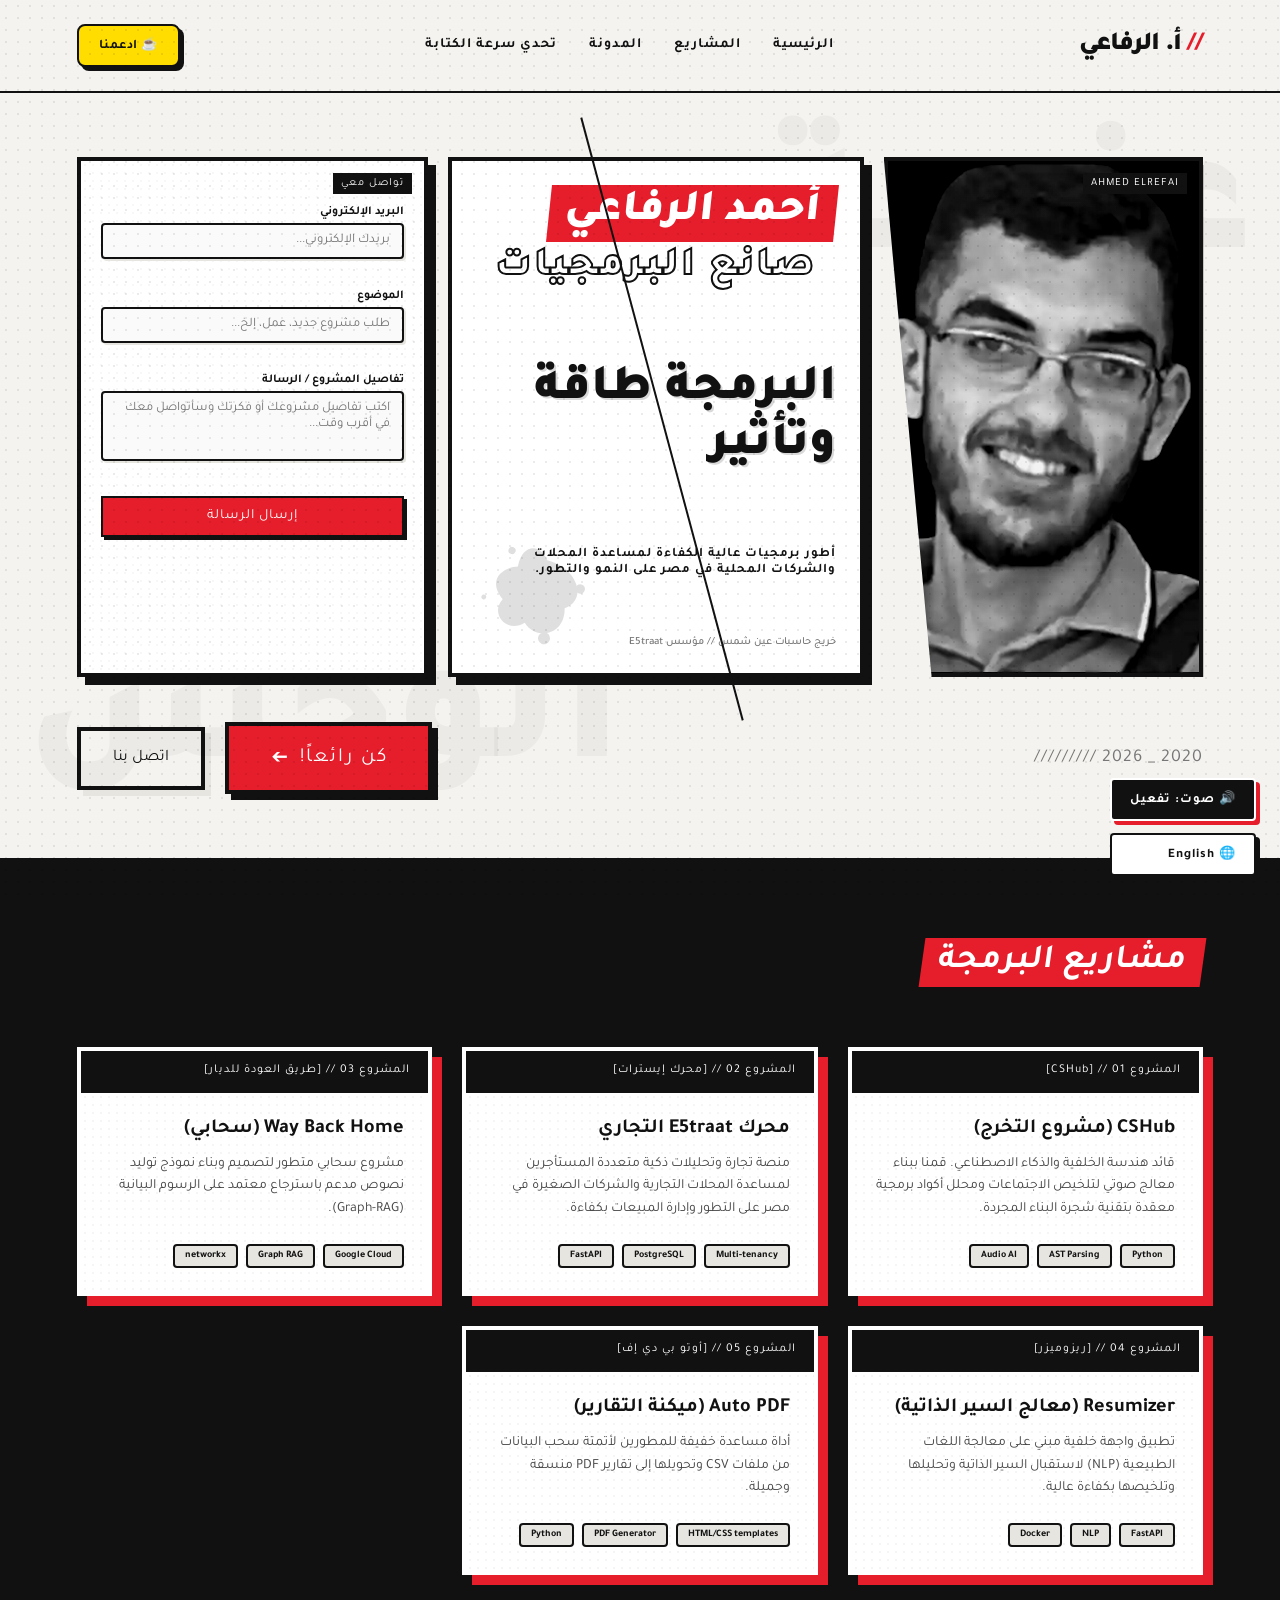
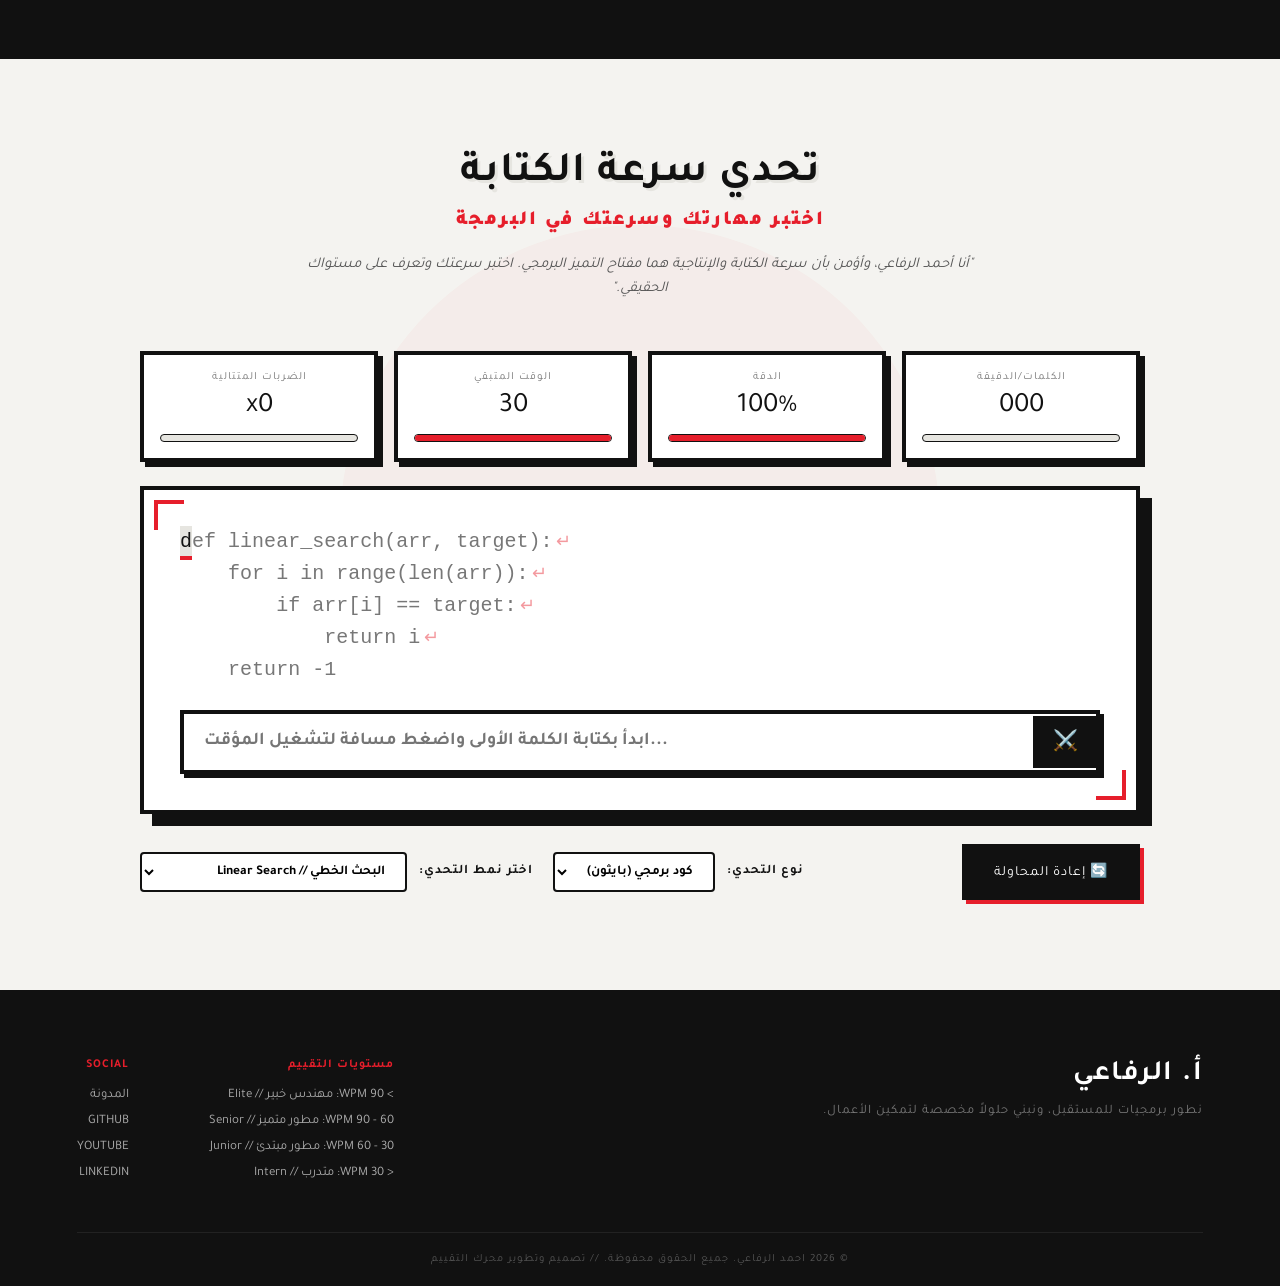
<file: public/index.html>
<!DOCTYPE html>
<html lang="ar" dir="rtl">

<head>
    <meta charset="UTF-8">
    <meta name="viewport" content="width=device-width, initial-scale=1.0">
    <title>أحمد الرفاعي | مطور برمجيات ومهندس ذكاء اصطناعي</title>
    <link rel="icon" type="image/x-icon" href="/favicon.ico">
    <meta name="description"
        content="الموقع الشخصي لأحمد الرفاعي، مطور برمجيات ومهندس ذكاء اصطناعي. اكتشف المشاريع والمقالات التقنية وخبرته في بناء البرمجيات عالية الكفاءة.">
    <link rel="canonical" href="https://ibnalrefai.club/">
    <meta property="og:type" content="website">
    <meta property="og:title" content="أحمد الرفاعي | مطور برمجيات ومهندس ذكاء اصطناعي">
    <meta property="og:description"
        content="اكتشف مشاريع ومقالات أحمد الرفاعي في تطوير البرمجيات والذكاء الاصطناعي.">
    <meta property="og:url" content="https://ibnalrefai.club/">
    <meta property="og:image" content="https://ibnalrefai.club/refai_stats_card.webp">
    <meta name="twitter:card" content="summary_large_image">
    <meta name="robots" content="index, follow">
    <!-- Google Fonts: Space Grotesk, Tajawal (for beautiful Arabic/English typography) -->
    <link rel="preconnect" href="https://fonts.googleapis.com">
    <link rel="preconnect" href="https://fonts.gstatic.com" crossorigin>
    <link
        href="https://fonts.googleapis.com/css2?family=Space+Grotesk:wght@400;500;700&family=Tajawal:wght@400;500;700;900&family=Permanent+Marker&display=swap"
        rel="stylesheet">
    <link rel="stylesheet" href="style.css">
    <script async src="https://www.googletagmanager.com/gtag/js?id=G-C2064CHH2E"></script>
    <script>
        window.dataLayer = window.dataLayer || [];
        function gtag() { dataLayer.push(arguments); }
        gtag('js', new Date());

        gtag('config', 'G-C2064CHH2E');
    </script>
</head>

<body>

    <!-- Sword Slash Canvas for screen-slice effects -->
    <canvas id="slash-canvas"></canvas>

    <!-- Custom Cursor -->
    <div id="custom-cursor"></div>
    <div id="cursor-trail"></div>

    <!-- Manga Overlay Halftone Pattern -->
    <div class="halftone-overlay"></div>

    <!-- Background Speed Lines (activated during combos) -->
    <div id="speed-lines"></div>

    <!-- Interactive Audio & Language Toggle Container -->
    <div class="floating-controls">
        <button id="sound-toggle" class="sound-toggle" aria-label="Toggle Sound Effects">
            <span class="icon">🔊</span> صوت: تفعيل
        </button>
        <button id="lang-toggle" class="lang-toggle" aria-label="Toggle Language">
            🌐 English
        </button>
    </div>

    <!-- Main Navigation -->
    <header class="manga-header">
        <div class="header-logo">
            <span class="logo-slash">//</span> أ. الرفاعي
        </div>
        <nav class="nav-links">
            <a href="#hero" class="nav-link" data-key="nav-home">الرئيسية</a>
            <a href="#projects" class="nav-link" data-key="nav-manga">المشاريع</a>
            <a href="/blog" class="nav-link" data-key="nav-blog">المدونة</a>
            <a href="#typing-arena" class="nav-link" data-key="nav-arena">تحدي سرعة الكتابة</a>
        </nav>
        <div class="header-actions" id="header-auth-actions">
            <a href="https://buymeacoffee.com/ahmedelrefai" target="_blank" rel="noopener noreferrer" class="btn-coffee"
                data-key="btn-coffee">☕ ادعمنا</a>
        </div>
    </header>

    <!-- Hero Section -->
    <main id="hero" class="hero-section">
        <!-- Floating Arabic brush texts in background -->
        <div class="bg-brush-text top-left" data-key="bg-brush-1">عزيمة</div>
        <div class="bg-brush-text bottom-right" data-key="bg-brush-2">الوحش</div>

        <!-- Main Manga Panel Layout -->
        <div class="manga-grid">

            <!-- Panel 1: The Portrait (Left Panel) -->
            <div class="manga-panel panel-portrait" id="panel-me">
                <div class="panel-inner">
                    <img src="./me.webp" alt="Ahmed Elrefai Portrait" class="manga-image portrait-img">
                    <div class="panel-label">AHMED ELREFAI</div>
                    <!-- Decorative Manga Speed lines in panel -->
                    <div class="panel-speed-lines"></div>
                </div>
            </div>

            <!-- Panel 2: The Core Concept (Center Panel) -->
            <div class="manga-panel panel-hero-text" id="panel-concept">
                <div class="panel-inner">
                    <div class="design-label">
                        <span class="red-box" data-key="hero-name-label">أحمد الرفاعي</span>
                        <span class="black-outline" data-key="hero-role-label">صانع البرمجيات</span>
                    </div>

                    <h1 class="hero-main-title" data-key="hero-main-title">البرمجة طاقة وتأثير</h1>
                    <p class="sub-agency-text" data-key="hero-philosophy">أطور برمجيات عالية الكفاءة لمساعدة المحلات
                        والشركات المحلية في مصر على النمو والتطور.</p>
                    <p class="tagline-text" data-key="hero-status">خريج حاسبات عين شمس // مؤسس E5traat</p>

                    <!-- Decorative ink splatters (inline SVG for crispness) -->
                    <div class="ink-splatter splatter-center">
                        <svg viewBox="0 0 100 100" xmlns="http://www.w3.org/2000/svg">
                            <path
                                d="M50 20 C40 10, 25 15, 30 35 C20 40, 10 55, 30 65 C25 80, 45 90, 55 75 C70 85, 90 70, 80 50 C95 35, 75 15, 50 20 Z"
                                fill="#000" />
                            <circle cx="20" cy="25" r="3" fill="#000" />
                            <circle cx="85" cy="30" r="4" fill="#000" />
                            <circle cx="75" cy="80" r="5" fill="#000" />
                            <circle cx="15" cy="70" r="2" fill="#000" />
                        </svg>
                    </div>
                </div>
            </div>

            <!-- Panel 3: Contact Form Panel (Right Panel) -->
            <div class="manga-panel panel-contact-form" id="panel-contact">
                <div class="panel-inner">
                    <div class="panel-label" data-key="contact-title">تواصل معي</div>
                    <div class="panel-screentone"></div>
                    <form id="contact-form" class="hero-contact-form">
                        <div class="form-group">
                            <label for="contact-email" data-key="label-email">البريد الإلكتروني</label>
                            <input type="email" id="contact-email" name="email" placeholder="example@domain.com"
                                data-key="email-placeholder" required>
                        </div>
                        <div class="form-group">
                            <label for="contact-subject" data-key="label-subject">الموضوع</label>
                            <input type="text" id="contact-subject" name="subject" placeholder="طلب مشروع..."
                                data-key="subject-placeholder" required>
                        </div>
                        <div class="form-group">
                            <label for="contact-message" data-key="label-message">تفاصيل المشروع / الرسالة</label>
                            <textarea id="contact-message" name="message" rows="3" placeholder="تفاصيل مشروعك..."
                                data-key="message-placeholder" required></textarea>
                        </div>
                        <button type="submit" id="btn-submit-contact" class="btn-submit-contact"
                            data-key="btn-submit-contact">
                            <span class="btn-text">إرسال الرسالة</span>
                            <span class="btn-slash-effect"></span>
                        </button>
                    </form>
                </div>
            </div>

        </div>

        <!-- Hero Actions Footer (Under Grid) -->
        <div class="hero-footer">
            <div class="year-indicator">2020 _ 2026 /////////</div>
            <div class="hero-buttons">
                <!-- Smooth scrolls to bottom typing test -->
                <button id="btn-be-cool" class="btn-be-cool" data-key="btn-be-cool">
                    <span class="btn-text">كن رائعاً!</span>
                    <span class="btn-slash-effect"></span>
                    <span class="btn-arrow">➔</span>
                </button>
                <button class="btn-contact-us" id="btn-hero-contact" data-key="btn-contact"
                    onclick="document.getElementById('panel-contact').scrollIntoView({ behavior: 'smooth' }); setTimeout(() => document.getElementById('contact-email').focus(), 800);">
                    اتصل بنا
                </button>
            </div>
        </div>
    </main>

    <!-- Project Panels Section -->
    <section id="projects" class="projects-section">
        <h2 class="section-title"><span class="title-bg" data-key="projects-title">لفافات البرمجة // 案件</span></h2>

        <div class="projects-grid">
            <!-- Project 1: CSHub -->
            <div class="project-card">
                <div class="project-panel-header" data-key="p1-header">المشروع 01 // [CSHub]</div>
                <div class="project-content">
                    <div class="project-screentone"></div>
                    <h3 data-key="p1-title">CSHub (مشروع التخرج)</h3>
                    <p data-key="p1-desc">قائد هندسة الخلفية والذكاء الاصطناعي. قمنا ببناء معالج صوتي لتلخيص الاجتماعات
                        ومحلل أكواد برمجية معقدة بتقنية شجرة البناء المجردة.</p>
                    <div class="project-tags"><span>Python</span><span>AST Parsing</span><span>Audio AI</span></div>
                </div>
            </div>

            <!-- Project 2: E5traat Engine -->
            <div class="project-card">
                <div class="project-panel-header" data-key="p2-header">المشروع 02 // [محرك إيسترات]</div>
                <div class="project-content">
                    <div class="project-screentone"></div>
                    <h3 data-key="p2-title">محرك E5traat التجاري</h3>
                    <p data-key="p2-desc">منصة تجارة وتحليلات ذكية متعددة المستأجرين لمساعدة المحلات التجارية والشركات
                        الصغيرة في مصر على التطور وإدارة المبيعات بكفاءة.</p>
                    <div class="project-tags"><span>Multi-tenancy</span><span>PostgreSQL</span><span>FastAPI</span>
                    </div>
                </div>
            </div>

            <!-- Project 3: Way Back Home -->
            <div class="project-card">
                <div class="project-panel-header" data-key="p3-header">المشروع 03 // [طريق العودة للديار]</div>
                <div class="project-content">
                    <div class="project-screentone"></div>
                    <h3 data-key="p3-title">Way Back Home (سحابي)</h3>
                    <p data-key="p3-desc">مشروع سحابي متطور لتصميم وبناء نموذج توليد نصوص مدعم باسترجاع معتمد على الرسوم
                        البيانية (Graph-RAG).</p>
                    <div class="project-tags"><span>Google Cloud</span><span>Graph RAG</span><span>networkx</span></div>
                </div>
            </div>

            <!-- Project 4: Resumizer -->
            <div class="project-card">
                <div class="project-panel-header" data-key="p4-header">المشروع 04 // [ريزوميزر]</div>
                <div class="project-content">
                    <div class="project-screentone"></div>
                    <h3 data-key="p4-title">Resumizer (معالج السير الذاتية)</h3>
                    <p data-key="p4-desc">تطبيق واجهة خلفية مبني على معالجة اللغات الطبيعية (NLP) لاستقبال السير الذاتية
                        وتحليلها وتلخيصها بكفاءة عالية.</p>
                    <div class="project-tags"><span>FastAPI</span><span>NLP</span><span>Docker</span></div>
                </div>
            </div>

            <!-- Project 5: Auto PDF -->
            <div class="project-card">
                <div class="project-panel-header" data-key="p5-header">المشروع 05 // [أوتو بي دي إف]</div>
                <div class="project-content">
                    <div class="project-screentone"></div>
                    <h3 data-key="p5-title">Auto PDF (ميكنة التقارير)</h3>
                    <p data-key="p5-desc">أداة مساعدة خفيفة للمطورين لأتمتة سحب البيانات من ملفات CSV وتحويلها إلى
                        تقارير PDF منسقة وجميلة.</p>
                    <div class="project-tags"><span>HTML/CSS templates</span><span>PDF
                            Generator</span><span>Python</span></div>
                </div>
            </div>
        </div>
    </section>

    <!-- Typing speed test section: The Typing Speed Test -->
    <section id="typing-arena" class="typing-arena-section">
        <div class="arena-background-brush"></div>

        <div class="arena-header">
            <h2 class="arena-title" data-key="arena-title">تحدي سرعة الكتابة</h2>
            <div class="arena-subtitle" data-key="arena-subtitle">اختبر مهارتك وسرعتك في البرمجة</div>
            <p class="arena-desc" data-key="arena-desc">"أنا أحمد الرفاعي، وأؤمن بأن سرعة الكتابة والإنتاجية هما مفتاح
                التميز البرمجي. اختبر سرعتك وتعرف على مستواك الحقيقي."</p>
        </div>

        <div class="arena-game-container">
            <!-- Combat HUD Display -->
            <div class="hud-stats">
                <div class="hud-stat-box" id="hud-wpm">
                    <div class="hud-stat-label" data-key="hud-wpm">الكلمات/الدقيقة</div>
                    <div class="hud-stat-value">000</div>
                    <div class="hud-stat-bar">
                        <div class="bar-fill" style="width: 0%"></div>
                    </div>
                </div>

                <div class="hud-stat-box" id="hud-accuracy">
                    <div class="hud-stat-label" data-key="hud-accuracy">الدقة</div>
                    <div class="hud-stat-value">100%</div>
                    <div class="hud-stat-bar">
                        <div class="bar-fill" style="width: 100%"></div>
                    </div>
                </div>

                <div class="hud-stat-box" id="hud-timer">
                    <div class="hud-stat-label" data-key="hud-timer">الوقت المتبقي</div>
                    <div class="hud-stat-value">30</div>
                    <div class="hud-stat-bar">
                        <div class="bar-fill" style="width: 100%"></div>
                    </div>
                </div>

                <div class="hud-stat-box" id="hud-streak">
                    <div class="hud-stat-label" data-key="hud-streak">الضربات المتتالية</div>
                    <div class="hud-stat-value">x0</div>
                    <div class="hud-stat-bar">
                        <div class="bar-fill" style="width: 0%"></div>
                    </div>
                </div>
            </div>

            <!-- Typing Challenge Core Box -->
            <div class="typing-box-wrapper">
                <!-- Comic strip style border and ink spills -->
                <div class="typing-corner-decoration tl"></div>
                <div class="typing-corner-decoration br"></div>

                <div class="typing-box" id="typing-box">
                    <div class="words-container" id="words-container">
                        <!-- Words will be injected here via JS -->
                        <span class="word-placeholder">جاري تحميل النصوص...</span>
                    </div>
                </div>

                <!-- Input area for typing - Highly visible and styled -->
                <div class="typing-input-container">
                    <div class="input-sword-decor">⚔️</div>
                    <textarea id="typing-input" class="typing-input-visible"
                        data-placeholder="ابدأ بكتابة الكلمة الأولى واضغط مسافة لتشغيل المؤقت..."
                        placeholder="ابدأ بكتابة الكلمة الأولى واضغط مسافة لتشغيل المؤقت..." autocomplete="off"
                        rows="1"></textarea>
                </div>
                <div id="video-hint" class="video-hint hidden"></div>
            </div>

            <!-- Arena Controls -->
            <div class="arena-controls">
                <button id="btn-restart" class="btn-restart">
                    <span class="btn-restart-icon">🔄</span> <span data-key="btn-reset">إعادة المحاولة</span>
                </button>
                <div class="selectors-container">
                    <div class="quote-selector-wrapper">
                        <label for="test-type-select" data-key="test-type-label">نوع التحدي:</label>
                        <select id="test-type-select" class="quote-select">
                            <option value="code" data-key="opt-code" selected>كود برمجي (بايثون)</option>
                            <option value="text" data-key="opt-text">نص عادي</option>
                        </select>
                    </div>
                    <div class="quote-selector-wrapper">
                        <label for="quote-select" data-key="select-label">اختر نمط التحدي:</label>
                        <select id="quote-select" class="quote-select">
                            <option value="linear_search">البحث الخطي // Linear Search</option>
                            <option value="binary_search">البحث الثنائي // Binary Search</option>
                            <option value="bubble_sort">فرز الفقاعات // Bubble Sort</option>
                            <option value="insertion_sort">فرز الإدخال // Insertion Sort</option>
                            <option value="selection_sort">فرز الاختيار // Selection Sort</option>
                            <option value="merge_sort">فرز الدمج // Merge Sort</option>
                        </select>
                    </div>
                </div>
            </div>
        </div>

        <!-- Success overlay for Rank evaluation -->
        <div id="rank-overlay" class="rank-overlay hidden">
            <div class="rank-box">
                <div class="slash-mark"></div>
                <h3 class="rank-heading" data-key="rank-heading">التقييم النهائي</h3>
                <div class="rank-title" id="rank-title">مطور متميز</div>
                <div class="rank-algo-badge" id="rank-algo-badge">البحث الثنائي // Binary Search</div>
                <div class="rank-metrics">
                    <div class="metric"><span class="label" data-key="rank-wpm-label">السرعة:</span> <span class="val"
                            id="rank-wpm">78 WPM</span></div>
                    <div class="metric"><span class="label" data-key="rank-acc-label">الدقة:</span> <span class="val"
                            id="rank-acc">98%</span></div>
                    <div class="metric"><span class="label" data-key="rank-time-label">الوقت:</span> <span class="val"
                            id="rank-time">0ث</span></div>
                </div>
                <p class="rank-commentary" id="rank-commentary">"أداء متميز. أصابعك سريعة وضرباتك متقنة تحت الضغط."</p>
                <button id="btn-rank-close" class="btn-primary" data-key="rank-btn-close">تابع التدريب</button>
            </div>
        </div>
    </section>
    <!-- Footer -->
    <footer class="manga-footer">
        <div class="footer-container">
            <div class="footer-brand">
                <h3>أ. الرفاعي</h3>
                <p data-key="footer-desc">لا ترضى بالوقوف في الظلال. كن وحشاً دائماً.</p>
            </div>
            <div class="footer-links">
                <div class="link-col">
                    <h4 data-key="f-ranks-title">مستويات التقييم</h4>
                    <ul>
                        <li>&gt; 90 WPM: مهندس خبير // Elite</li>
                        <li>60 - 90 WPM: مطور متميز // Senior</li>
                        <li>30 - 60 WPM: مطور مبتدئ // Junior</li>
                        <li>&lt; 30 WPM: متدرب // Intern</li>
                    </ul>
                </div>
                <div class="link-col">
                    <h4>SOCIAL</h4>
                    <ul>
                        <li><a href="/blog" data-key="nav-blog">المدونة</a></li>
                        <li><a href="https://github.com/ahmed-elrefai" target="_blank"
                                rel="noopener noreferrer">GITHUB</a></li>
                        <li><a href="https://www.youtube.com/@ibnalrefai" target="_blank"
                                rel="noopener noreferrer">YOUTUBE</a></li>
                        <li><a href="https://www.linkedin.com/in/ahmed-elrefai/" target="_blank"
                                rel="noopener noreferrer">LINKEDIN</a></li>
                    </ul>
                </div>
            </div>
        </div>
        <div class="footer-bottom" data-key="footer-copy">
            &copy; 2026 احمد الرفاعي. جميع الحقوق محفوظة. // تصميم وتطوير محرك الوحش
        </div>
    </footer>



    <!-- Main Javascript -->
    <script src="app.js"></script>
</body>

</html>
</file>
<file: public/style.css>
/* ----------------------------------------------------
   DESIGN SYSTEM & VARIABLES
   ---------------------------------------------------- */
:root {
    --bg-paper: #f4f3f0;
    --bg-dark: #0f0f0f;
    --color-ink: #111111;
    --color-crimson: #e61e2b;
    --color-gray: #777777;
    --color-light-gray: #e6e5e0;
    
    --border-manga: 4px solid var(--color-ink);
    --border-manga-thin: 2px solid var(--color-ink);
    
    --font-ui: 'Tajawal', 'Space Grotesk', sans-serif;
    --font-display: 'Tajawal', 'Space Grotesk', sans-serif;
    --font-handwritten: 'Permanent Marker', 'Tajawal', cursive;
}

/* ----------------------------------------------------
   RESET & BASE STYLES
   ---------------------------------------------------- */
* {
    box-sizing: border-box;
    margin: 0;
    padding: 0;
}

html {
    scroll-behavior: smooth;
    background-color: var(--bg-paper);
    color: var(--color-ink);
    font-family: var(--font-ui);
    overflow-x: hidden;
}

body {
    position: relative;
    min-height: 100vh;
}

/* RTL Specific adjustments */
html[dir="rtl"] {
    font-family: 'Tajawal', sans-serif;
}

html[dir="rtl"] .logo-slash {
    margin-left: 6px;
    margin-right: 0;
}

/* ----------------------------------------------------
   AESTHETICS (Halftones, Custom Cursor, Speed Lines)
   ---------------------------------------------------- */
/* Screentone / Halftone Overlay */
.halftone-overlay {
    position: fixed;
    top: 0;
    left: 0;
    width: 100vw;
    height: 100vh;
    background-image: radial-gradient(rgba(0, 0, 0, 0.08) 1.5px, transparent 0);
    background-size: 12px 12px;
    pointer-events: none;
    z-index: 999;
    transform: translate3d(0,0,0);
    will-change: transform;
}

#custom-cursor {
    display: none !important;
}

#cursor-trail {
    display: none !important;
}

/* Sword Slash Screen Effect Canvas */
#slash-canvas {
    position: fixed;
    top: 0;
    left: 0;
    width: 100vw;
    height: 100vh;
    pointer-events: none;
    z-index: 9998;
}

/* Manga Speed Lines */
#speed-lines {
    position: fixed;
    top: 0;
    left: 0;
    width: 100vw;
    height: 100vh;
    pointer-events: none;
    z-index: 995;
    background-image: repeating-radial-gradient(
        circle,
        transparent,
        transparent 80px,
        rgba(0, 0, 0, 0.05) 80px,
        rgba(0, 0, 0, 0.05) 120px
    );
    opacity: 0;
    transition: opacity 0.5s ease;
    transform: translate3d(0,0,0);
    will-change: transform;
}

#speed-lines.active {
    opacity: 1;
    animation: speed-line-pulses 0.1s infinite linear;
}

@keyframes speed-line-pulses {
    0% { transform: scale(1); opacity: 0.15; }
    50% { transform: scale(1.03); opacity: 0.25; }
    100% { transform: scale(0.97); opacity: 0.15; }
}

/* ----------------------------------------------------
   FLOATING CONTROL BUTTONS (Audio & Language Toggles)
   ---------------------------------------------------- */
.floating-controls {
    position: fixed;
    bottom: 24px;
    left: 24px;
    z-index: 1000;
    display: flex;
    flex-direction: column;
    gap: 12px;
}

html[dir="rtl"] .floating-controls {
    left: auto;
    right: 24px;
}

.sound-toggle, .lang-toggle {
    background: var(--color-ink);
    color: white;
    border: 2px solid white;
    padding: 10px 18px;
    font-family: var(--font-ui);
    font-weight: 700;
    font-size: 13px;
    letter-spacing: 1px;
    border-radius: 4px;
    box-shadow: 4px 4px 0px var(--color-crimson);
    display: flex;
    align-items: center;
    gap: 8px;
    transition: transform 0.2s, box-shadow 0.2s;
}

.lang-toggle {
    box-shadow: 4px 4px 0px var(--color-ink);
    background: white;
    color: var(--color-ink);
    border: 2px solid var(--color-ink);
}

.sound-toggle:hover, .lang-toggle:hover {
    transform: translate(-2px, -2px);
}

.sound-toggle:hover {
    box-shadow: 6px 6px 0px var(--color-crimson);
}

.lang-toggle:hover {
    box-shadow: 6px 6px 0px var(--color-crimson);
    background-color: var(--color-light-gray);
}

.sound-toggle.muted {
    background: var(--color-gray);
    box-shadow: 4px 4px 0px var(--color-ink);
}

/* ----------------------------------------------------
   NAVIGATION BAR
   ---------------------------------------------------- */
.manga-header {
    display: flex;
    justify-content: space-between;
    align-items: center;
    padding: 24px 6%;
    border-bottom: var(--border-manga-thin);
    background: rgba(244, 243, 240, 0.9);
    position: sticky;
    top: 0;
    z-index: 990;
    backdrop-filter: blur(5px);
}

.header-logo {
    font-family: var(--font-display);
    font-size: 26px;
    font-weight: 900;
    letter-spacing: -1px;
    display: flex;
    align-items: center;
}

.logo-slash {
    color: var(--color-crimson);
    margin-right: 6px;
    font-weight: 900;
}

.nav-links {
    display: flex;
    gap: 32px;
}

.nav-link {
    text-decoration: none;
    color: var(--color-ink);
    font-weight: 700;
    font-size: 14px;
    letter-spacing: 1px;
    position: relative;
    padding: 6px 0;
    transition: color 0.2s ease;
}

.nav-link::after {
    content: '';
    position: absolute;
    bottom: 0;
    left: 0;
    width: 0%;
    height: 3px;
    background-color: var(--color-crimson);
    transition: width 0.25s cubic-bezier(0.77, 0, 0.175, 1);
}

html[dir="rtl"] .nav-link::after {
    left: auto;
    right: 0;
}

.nav-link:hover::after {
    width: 100%;
}

.header-actions {
    display: flex;
    gap: 16px;
}

/* Buttons */
.btn-primary, .btn-secondary {
    font-family: var(--font-ui);
    font-weight: 700;
    font-size: 13px;
    letter-spacing: 0.5px;
    padding: 10px 20px;
    border-radius: 8px;
    transition: all 0.2s cubic-bezier(0.175, 0.885, 0.32, 1.275);
}

.btn-primary {
    background-color: var(--color-ink);
    color: white;
    border: 2px solid var(--color-ink);
}

.btn-primary:hover {
    background-color: var(--color-crimson);
    border-color: var(--color-crimson);
    transform: translateY(-2px);
    box-shadow: 4px 4px 0px var(--color-ink);
}

.btn-secondary {
    background-color: transparent;
    color: var(--color-ink);
    border: 2px solid var(--color-ink);
}

.btn-secondary:hover {
    background-color: var(--color-light-gray);
    transform: translateY(-2px);
    box-shadow: 4px 4px 0px var(--color-ink);
}

.btn-coffee {
    background-color: #FFDD00;
    color: var(--color-ink);
    border: var(--border-manga-thin);
    font-family: var(--font-ui);
    font-weight: 700;
    font-size: 13px;
    letter-spacing: 0.5px;
    padding: 10px 20px;
    border-radius: 8px;
    text-decoration: none;
    display: inline-flex;
    align-items: center;
    gap: 8px;
    box-shadow: 4px 4px 0px var(--color-ink);
    transition: all 0.2s cubic-bezier(0.175, 0.885, 0.32, 1.275);
}

.btn-coffee:hover {
    background-color: #ffea5c;
    transform: translateY(-2px);
    box-shadow: 6px 6px 0px var(--color-crimson);
}

/* ----------------------------------------------------
   HERO / PORTFOLIO LAYOUT (Manga Layout)
   ---------------------------------------------------- */
.hero-section {
    position: relative;
    min-height: 85vh;
    display: flex;
    flex-direction: column;
    justify-content: center;
    padding: 40px 6%;
    overflow: hidden;
}

/* Floating Brush text styling */
.bg-brush-text {
    position: absolute;
    font-family: var(--font-ui);
    font-size: 180px;
    font-weight: 900;
    color: rgba(0, 0, 0, 0.035);
    line-height: 1;
    user-select: none;
    pointer-events: none;
}

.bg-brush-text.top-left {
    top: 5%;
    left: 2%;
}

html[dir="rtl"] .bg-brush-text.top-left {
    left: auto;
    right: 2%;
}

.bg-brush-text.bottom-right {
    bottom: 5%;
    right: 2%;
}

html[dir="rtl"] .bg-brush-text.bottom-right {
    right: auto;
    left: 2%;
}

/* The Comic Grid System */
.manga-grid {
    display: grid;
    grid-template-columns: 1fr 1.3fr 1.1fr;
    gap: 20px;
    height: 520px;
    margin-bottom: 30px;
    position: relative;
}

/* Split Diagonal Line styling */
.manga-grid::after {
    content: '';
    position: absolute;
    top: -50px;
    left: 48%;
    width: 2px;
    height: 120%;
    background-color: var(--color-ink);
    transform: rotate(15deg);
    z-index: 10;
    pointer-events: none;
}

html[dir="rtl"] .manga-grid::after {
    left: auto;
    right: 48%;
    transform: rotate(-15deg);
}

/* Manga Panel styles */
.manga-panel {
    background: white;
    border: var(--border-manga);
    box-shadow: 8px 8px 0px var(--color-ink);
    position: relative;
    overflow: hidden;
    transition: transform 0.3s cubic-bezier(0.175, 0.885, 0.32, 1.275), box-shadow 0.3s ease;
}

.manga-panel:hover {
    transform: translate(-4px, -4px) scale(1.01);
    box-shadow: 12px 12px 0px var(--color-crimson);
}

.panel-inner {
    width: 100%;
    height: 100%;
    position: relative;
    padding: 24px;
    display: flex;
    flex-direction: column;
    justify-content: center;
}

.panel-label {
    position: absolute;
    top: 12px;
    left: 12px;
    background-color: var(--color-ink);
    color: white;
    font-family: var(--font-display);
    font-size: 11px;
    padding: 4px 8px;
    letter-spacing: 1px;
    z-index: 5;
}

html[dir="rtl"] .panel-label {
    left: auto;
    right: 12px;
}

/* Panel 1: Portrait */
.panel-portrait {
    clip-path: polygon(0 0, 100% 0, 85% 100%, 0% 100%);
}

html[dir="rtl"] .panel-portrait {
    clip-path: polygon(0 0, 100% 0, 100% 100%, 15% 100%);
}

.panel-portrait .panel-inner {
    padding: 0;
    overflow: hidden;
    background-color: var(--color-light-gray);
    background-image: repeating-linear-gradient(
        -45deg,
        #ddd,
        #ddd 2px,
        #eee 2px,
        #eee 10px
    );
}

.portrait-img {
    width: 100%;
    height: 100%;
    object-fit: cover;
    filter: grayscale(100%) contrast(140%) brightness(95%);
    transition: filter 0.4s ease, transform 0.4s ease;
}

.panel-portrait:hover .portrait-img {
    filter: grayscale(0%) contrast(110%);
    transform: scale(1.05);
}

/* Speed Lines inside Panel */
.panel-speed-lines {
    position: absolute;
    inset: 0;
    background-image: radial-gradient(
        circle at 50% 50%,
        transparent 40%,
        rgba(0, 0, 0, 0.15) 100%
    );
    opacity: 0.5;
    pointer-events: none;
}

/* Panel 2: Title and Design Statement (Center Panel) */
.panel-hero-text {
    z-index: 2;
}

.panel-hero-text .panel-inner {
    justify-content: space-between;
    align-items: flex-start;
    background-color: white;
}

html[dir="rtl"] .panel-hero-text .panel-inner {
    align-items: flex-start;
}

.design-label {
    display: flex;
    flex-direction: column;
    gap: 2px;
    width: 100%;
}

.design-label .red-box {
    background-color: var(--color-crimson);
    color: white;
    font-family: var(--font-display);
    font-size: 44px;
    font-weight: 900;
    padding: 2px 16px;
    display: inline-block;
    width: fit-content;
    transform: skewX(-6deg);
}

.design-label .black-outline {
    font-family: var(--font-display);
    font-size: 40px;
    font-weight: 900;
    color: transparent;
    -webkit-text-stroke: 2px var(--color-ink);
    margin-left: 20px;
    letter-spacing: 2px;
    width: fit-content;
}

html[dir="rtl"] .design-label .black-outline {
    margin-left: 0;
    margin-right: 20px;
}

.hero-main-title {
    font-family: var(--font-display);
    font-size: 50px;
    font-weight: 900;
    color: var(--color-ink);
    line-height: 1.1;
    margin: 20px 0;
    text-shadow: 2px 2px 0px rgba(0,0,0,0.15);
}

.sub-agency-text {
    font-family: var(--font-ui);
    font-weight: 700;
    font-size: 13px;
    letter-spacing: 1px;
    color: var(--color-ink);
}

.tagline-text {
    font-family: var(--font-ui);
    font-size: 11px;
    font-weight: 500;
    color: var(--color-gray);
    margin-top: 5px;
}

.ink-splatter {
    position: absolute;
    width: 120px;
    height: 120px;
    opacity: 0.12;
    pointer-events: none;
}

.splatter-center {
    bottom: 20px;
    right: 20px;
    transform: rotate(25deg);
}

html[dir="rtl"] .splatter-center {
    right: auto;
    left: 20px;
}

/* Panel 3: Stats Card (UNCLIPPED FOR PERFECT FIT) */
.panel-stats {
    /* No aggressive clip-path that crops card contents! */
    border: var(--border-manga);
}

.panel-stats .panel-inner {
    padding: 12px;
    background-color: white;
    display: flex;
    justify-content: center;
    align-items: center;
}

.stats-img {
    width: 100%;
    height: 100%;
    object-fit: contain;
    border: 2px solid var(--color-ink);
    box-shadow: 4px 4px 0px var(--color-ink);
    background-color: #ffffff;
    transition: transform 0.4s ease, box-shadow 0.4s ease;
}

.panel-stats:hover .stats-img {
    transform: scale(1.03) rotate(-1deg);
    box-shadow: 6px 6px 0px var(--color-crimson);
}

.character-card-overlay {
    position: absolute;
    bottom: 12px;
    right: 12px;
    display: flex;
    flex-direction: column;
    gap: 6px;
    z-index: 5;
}

html[dir="rtl"] .character-card-overlay {
    right: auto;
    left: 12px;
}

.stat-badge {
    background-color: var(--color-ink);
    color: white;
    font-family: var(--font-ui);
    font-weight: 700;
    font-size: 10px;
    padding: 4px 10px;
    border: 1px solid rgba(255,255,255,0.3);
    border-radius: 4px;
}

.stat-badge.red {
    background-color: var(--color-crimson);
    border-color: var(--color-crimson);
}

/* Hero Footer Area */
.hero-footer {
    display: flex;
    justify-content: space-between;
    align-items: center;
    margin-top: 15px;
}

.year-indicator {
    font-family: var(--font-display);
    font-size: 18px;
    color: var(--color-gray);
    letter-spacing: 1px;
}

.hero-buttons {
    display: flex;
    gap: 20px;
    align-items: center;
}

/* "BE COOL!" Button Styling */
.btn-be-cool {
    position: relative;
    background-color: var(--color-crimson);
    color: white;
    border: var(--border-manga);
    padding: 18px 40px;
    font-family: var(--font-display);
    font-size: 20px;
    letter-spacing: 2px;
    box-shadow: 6px 6px 0px var(--color-ink);
    overflow: hidden;
    transition: transform 0.1s, box-shadow 0.1s;
    display: flex;
    align-items: center;
    gap: 12px;
}

.btn-be-cool:hover {
    transform: translate(-3px, -3px);
    box-shadow: 9px 9px 0px var(--color-ink);
}

.btn-be-cool:active {
    transform: translate(2px, 2px);
    box-shadow: 2px 2px 0px var(--color-ink);
}

.btn-slash-effect {
    position: absolute;
    top: 0;
    left: -100%;
    width: 50%;
    height: 100%;
    background: linear-gradient(
        90deg,
        transparent,
        rgba(255, 255, 255, 0.4),
        transparent
    );
    transform: skewX(-30deg);
}

.btn-be-cool:hover .btn-slash-effect {
    animation: button-slash 0.6s ease-out;
}

@keyframes button-slash {
    0% { left: -100%; }
    100% { left: 150%; }
}

.btn-be-cool .btn-arrow {
    transition: transform 0.3s ease;
}

html[dir="rtl"] .btn-be-cool .btn-arrow {
    transform: scaleX(-1);
}

.btn-be-cool:hover .btn-arrow {
    transform: translateX(6px);
}

html[dir="rtl"] .btn-be-cool:hover .btn-arrow {
    transform: scaleX(-1) translateX(6px);
}

.btn-contact-us {
    background: transparent;
    border: var(--border-manga);
    padding: 18px 32px;
    font-family: var(--font-display);
    font-size: 16px;
    color: var(--color-ink);
    box-shadow: 6px 6px 0px var(--color-light-gray);
    transition: transform 0.2s, box-shadow 0.2s;
}

.btn-contact-us:hover {
    transform: translate(-3px, -3px);
    box-shadow: 9px 9px 0px var(--color-ink);
}

/* ----------------------------------------------------
   PROJECTS SECTION (Manga Scroll)
   ---------------------------------------------------- */
.projects-section {
    background-color: var(--color-ink);
    color: white;
    padding: 80px 6%;
    position: relative;
}

.section-title {
    font-family: var(--font-display);
    font-size: 34px;
    margin-bottom: 60px;
    letter-spacing: 1px;
    text-transform: uppercase;
}

.title-bg {
    background-color: var(--color-crimson);
    padding: 4px 16px;
    display: inline-block;
    transform: skewX(-8deg);
}

.projects-grid {
    display: grid;
    grid-template-columns: repeat(auto-fit, minmax(320px, 1fr));
    gap: 30px;
}

.project-card {
    background-color: white;
    color: var(--color-ink);
    border: 4px solid white;
    box-shadow: 10px 10px 0px var(--color-crimson);
    display: flex;
    flex-direction: column;
    transition: transform 0.3s ease, box-shadow 0.3s ease;
}

.project-card:hover {
    transform: translate(-5px, -5px);
    box-shadow: 15px 15px 0px white;
}

.project-panel-header {
    background-color: var(--color-ink);
    color: white;
    padding: 12px 18px;
    font-family: var(--font-display);
    font-size: 12px;
    letter-spacing: 1px;
    border-bottom: var(--border-manga);
}

.project-content {
    padding: 24px;
    flex-grow: 1;
    display: flex;
    flex-direction: column;
    justify-content: space-between;
    position: relative;
    overflow: hidden;
}

.project-screentone {
    position: absolute;
    inset: 0;
    background-image: radial-gradient(rgba(0,0,0,0.04) 1px, transparent 0);
    background-size: 8px 8px;
    pointer-events: none;
}

.project-content h3 {
    font-family: var(--font-display);
    font-size: 20px;
    margin-bottom: 12px;
    color: var(--color-ink);
    z-index: 2;
}

.project-content p {
    font-size: 14px;
    line-height: 1.6;
    color: #444;
    margin-bottom: 24px;
    z-index: 2;
}

.project-tags {
    display: flex;
    gap: 8px;
    flex-wrap: wrap;
    z-index: 2;
}

.project-tags span {
    background-color: var(--color-light-gray);
    color: var(--color-ink);
    font-size: 10px;
    font-weight: 700;
    padding: 4px 10px;
    border-radius: 4px;
    border: var(--border-manga-thin);
}

/* ----------------------------------------------------
   TYPING SPEED ARENA (The Beast Duel)
   ---------------------------------------------------- */
.typing-arena-section {
    padding: 90px 6%;
    background-color: var(--bg-paper);
    border-top: var(--border-manga);
    border-bottom: var(--border-manga);
    position: relative;
    overflow: hidden;
}

.arena-background-brush {
    position: absolute;
    width: 600px;
    height: 600px;
    background-color: rgba(230, 30, 43, 0.03);
    border-radius: 50%;
    top: 50%;
    left: 50%;
    transform: translate(-50%, -50%);
    pointer-events: none;
    z-index: 1;
}

.arena-header {
    text-align: center;
    max-width: 700px;
    margin: 0 auto 50px auto;
    position: relative;
    z-index: 2;
}

.arena-title {
    font-family: var(--font-display);
    font-size: 42px;
    letter-spacing: 1px;
    color: var(--color-ink);
    margin-bottom: 10px;
    text-shadow: 3px 3px 0px var(--color-light-gray);
}

.arena-subtitle {
    font-family: var(--font-display);
    font-weight: 900;
    font-size: 20px;
    color: var(--color-crimson);
    letter-spacing: 2px;
    margin-bottom: 20px;
}

.arena-desc {
    font-size: 15px;
    line-height: 1.6;
    color: #555;
    font-style: italic;
}

/* Game Board */
.arena-game-container {
    max-width: 1000px;
    margin: 0 auto;
    position: relative;
    z-index: 2;
}

/* HUD Statistics Box */
.hud-stats {
    display: grid;
    grid-template-columns: repeat(4, 1fr); /* 4 boxes for WPM, ACC, TIMER, STREAK */
    gap: 16px;
    margin-bottom: 24px;
}

.hud-stat-box {
    background-color: white;
    border: var(--border-manga);
    padding: 16px;
    box-shadow: 5px 5px 0px var(--color-ink);
    text-align: center;
    transition: transform 0.2s, box-shadow 0.2s;
}

.hud-stat-box:hover {
    transform: translateY(-2px);
    box-shadow: 7px 7px 0px var(--color-crimson);
}

#hud-timer:not(.disabled) {
    cursor: pointer;
}

#hud-timer:not(.disabled):hover {
    border-color: var(--color-crimson);
}

.hud-stat-label {
    font-family: var(--font-display);
    font-size: 11px;
    letter-spacing: 1px;
    color: var(--color-gray);
    margin-bottom: 6px;
}

.hud-stat-value {
    font-family: var(--font-display);
    font-size: 28px;
    color: var(--color-ink);
    margin-bottom: 10px;
}

.hud-stat-bar {
    height: 8px;
    background-color: var(--color-light-gray);
    border: 1px solid var(--color-ink);
    border-radius: 4px;
    overflow: hidden;
}

.bar-fill {
    height: 100%;
    background-color: var(--color-crimson);
    width: 0%;
    transition: width 0.2s ease;
}

/* The Typing Box Container */
.typing-box-wrapper {
    position: relative;
    background-color: white;
    border: var(--border-manga);
    box-shadow: 12px 12px 0px var(--color-ink);
    padding: 36px;
    margin-bottom: 30px;
}

.typing-corner-decoration {
    position: absolute;
    width: 30px;
    height: 30px;
    border-color: var(--color-crimson);
    border-style: solid;
    pointer-events: none;
}

.typing-corner-decoration.tl {
    top: 10px;
    left: 10px;
    border-width: 4px 0 0 4px;
}

.typing-corner-decoration.br {
    bottom: 10px;
    right: 10px;
    border-width: 0 4px 4px 0;
}

.typing-box {
    max-height: 200px;
    font-size: 24px;
    line-height: 1.8;
    color: var(--color-gray);
    position: relative;
    user-select: none;
    margin-bottom: 24px;
    overflow: hidden;
}

/* Inner Words Container */
.words-container {
    display: flex;
    flex-wrap: wrap;
    gap: 8px 12px;
}

/* Code mode multi-line styling */
.words-container.mode-code {
    display: block;
    width: 100%;
}

.code-line {
    display: block;
    width: 100%;
    white-space: pre;
    font-family: Consolas, Monaco, 'Andale Mono', 'Ubuntu Mono', monospace;
    font-size: 20px;
    line-height: 1.6;
}

.newline-char {
    color: var(--color-crimson);
    opacity: 0.45;
    margin-left: 4px;
    font-size: 18px;
    font-weight: normal;
}

html[dir="rtl"] .words-container {
    direction: rtl;
}

.word-placeholder {
    color: var(--color-gray);
    font-style: italic;
    animation: flash 1.5s infinite;
}

@keyframes flash {
    0%, 100% { opacity: 0.5; }
    50% { opacity: 1; }
}

/* Letter/Word styling for parser */
.word {
    display: inline-block;
    white-space: nowrap;
}

.char {
    position: relative;
    display: inline-block;
    transition: all 0.1s ease;
}

/* Force Arabic/RTL characters to display as inline for proper cursive shaping/connection */
html[dir="rtl"] .words-container:not(.mode-code) .char {
    display: inline;
}

.char.correct {
    color: var(--color-ink);
    font-weight: 700;
}

.char.incorrect {
    color: var(--color-crimson);
    background-color: rgba(230, 30, 43, 0.1);
    font-weight: 700;
    animation: char-shake 0.15s ease-in-out;
}

@keyframes char-shake {
    0%, 100% { transform: translateX(0); }
    25% { transform: translateX(-3px); }
    75% { transform: translateX(3px); }
}

.char.current {
    color: var(--color-ink);
    background-color: var(--color-light-gray);
}

.char.current::after {
    content: '';
    position: absolute;
    left: 0;
    bottom: -2px;
    width: 100%;
    height: 4px;
    background-color: var(--color-crimson);
    animation: blink 0.8s infinite;
}

@keyframes blink {
    0%, 100% { opacity: 1; }
    50% { opacity: 0; }
}

/* Highly visible styled typing input field container */
.typing-input-container {
    position: relative;
    display: flex;
    align-items: center;
    border: var(--border-manga);
    background-color: #ffffff;
    box-shadow: 4px 4px 0px var(--color-ink);
    margin-top: 15px;
    overflow: hidden;
}

/* YouTube Video Hint Alert */
.video-hint {
    margin-top: 15px;
    padding: 12px 18px;
    border: var(--border-manga-thin);
    background-color: rgba(230, 30, 43, 0.05);
    color: var(--color-ink);
    font-weight: 700;
    font-size: 14px;
    display: flex;
    align-items: center;
    gap: 8px;
    box-shadow: 2px 2px 0px var(--color-ink);
}

.video-hint a {
    color: var(--color-crimson);
    text-decoration: underline;
    transition: color 0.2s;
}

.video-hint a:hover {
    color: var(--color-ink);
}

.video-hint.hidden {
    display: none !important;
}

.input-sword-decor {
    font-size: 20px;
    padding: 12px 18px;
    background-color: var(--color-ink);
    color: white;
    border-right: var(--border-manga-thin);
}

html[dir="rtl"] .input-sword-decor {
    border-right: none;
    border-left: var(--border-manga-thin);
}

.typing-input-visible {
    width: 100%;
    border: none;
    padding: 16px 20px;
    font-family: var(--font-ui);
    font-size: 18px;
    font-weight: 700;
    color: var(--color-ink);
    outline: none;
    background: transparent;
    resize: none;
    height: 56px;
    box-sizing: border-box;
}

.typing-input-visible:focus {
    background-color: rgba(230, 30, 43, 0.02);
}

/* Controls underneath Typing Box */
.arena-controls {
    display: flex;
    justify-content: space-between;
    align-items: center;
    flex-wrap: wrap;
    gap: 20px;
}

.btn-restart {
    background-color: var(--color-ink);
    color: white;
    border: var(--border-manga);
    padding: 14px 28px;
    font-family: var(--font-display);
    font-size: 14px;
    letter-spacing: 1px;
    box-shadow: 4px 4px 0px var(--color-crimson);
    transition: all 0.2s ease;
}

.btn-restart:hover {
    transform: translate(-2px, -2px);
    box-shadow: 6px 6px 0px var(--color-crimson);
}

.selectors-container {
    display: flex;
    gap: 20px;
    align-items: center;
    flex-wrap: wrap;
}

.quote-selector-wrapper {
    display: flex;
    align-items: center;
    gap: 12px;
    font-weight: 700;
    font-size: 13px;
    letter-spacing: 1px;
}

.quote-select {
    background-color: white;
    border: var(--border-manga-thin);
    padding: 10px 16px;
    font-family: var(--font-ui);
    font-weight: 700;
    border-radius: 4px;
}

/* ----------------------------------------------------
   RANK/SUCCESS OVERLAY
   ---------------------------------------------------- */
.rank-overlay {
    position: fixed;
    inset: 0;
    background-color: rgba(15, 15, 15, 0.95);
    z-index: 1000;
    display: flex;
    justify-content: center;
    align-items: center;
    padding: 20px;
    backdrop-filter: blur(8px);
    transition: opacity 0.3s ease;
}

.rank-overlay.hidden {
    opacity: 0;
    pointer-events: none;
}

.rank-box {
    background-color: white;
    border: 6px solid var(--color-ink);
    max-width: 500px;
    width: 100%;
    padding: 40px;
    text-align: center;
    position: relative;
    box-shadow: 15px 15px 0px var(--color-crimson);
    animation: scale-up 0.4s cubic-bezier(0.175, 0.885, 0.32, 1.275);
}

@keyframes scale-up {
    from { transform: scale(0.85); opacity: 0; }
    to { transform: scale(1); opacity: 1; }
}

.slash-mark {
    position: absolute;
    top: -20px;
    left: 45%;
    width: 6px;
    height: 70px;
    background-color: var(--color-crimson);
    transform: rotate(45deg);
}

.rank-heading {
    font-family: var(--font-display);
    font-size: 16px;
    color: var(--color-gray);
    letter-spacing: 2px;
    margin-bottom: 10px;
}

.rank-title {
    font-family: var(--font-display);
    font-size: 44px;
    color: var(--color-crimson);
    letter-spacing: 1px;
    margin-bottom: 24px;
    text-transform: uppercase;
}

.rank-algo-badge {
    background-color: var(--color-ink);
    color: white;
    padding: 8px 16px;
    font-family: var(--font-display);
    font-size: 14px;
    font-weight: 700;
    display: inline-block;
    margin-bottom: 24px;
    border: var(--border-manga-thin);
    box-shadow: 4px 4px 0px var(--color-crimson);
    text-transform: uppercase;
    letter-spacing: 1px;
    transform: skewX(-4deg);
}

.rank-metrics {
    display: flex;
    justify-content: center;
    gap: 30px;
    margin-bottom: 30px;
}

.rank-metrics .metric {
    font-family: var(--font-display);
    font-size: 18px;
}

.rank-metrics .label {
    color: var(--color-gray);
    font-size: 12px;
    display: block;
    margin-bottom: 4px;
}

.rank-metrics .val {
    color: var(--color-ink);
}

.rank-commentary {
    font-size: 14px;
    line-height: 1.6;
    color: #444;
    font-style: italic;
    margin-bottom: 30px;
    padding: 0 10px;
}

/* ----------------------------------------------------
   FOOTER SECTION
   ---------------------------------------------------- */
.manga-footer {
    background-color: var(--color-ink);
    color: white;
    padding: 60px 6% 20px 6%;
    border-top: var(--border-manga);
}

.footer-container {
    display: flex;
    justify-content: space-between;
    align-items: flex-start;
    flex-wrap: wrap;
    gap: 40px;
    margin-bottom: 40px;
}

.footer-brand h3 {
    font-family: var(--font-display);
    font-size: 28px;
    margin-bottom: 12px;
    letter-spacing: 1.5px;
}

.footer-brand p {
    font-size: 13px;
    color: var(--color-gray);
    letter-spacing: 1px;
}

.footer-links {
    display: flex;
    gap: 80px;
}

.link-col h4 {
    font-family: var(--font-display);
    font-size: 12px;
    letter-spacing: 1px;
    color: var(--color-crimson);
    margin-bottom: 16px;
}

.link-col ul {
    list-style: none;
}

.link-col li {
    font-size: 13px;
    color: #aaa;
    margin-bottom: 10px;
}

.link-col a {
    color: #aaa;
    text-decoration: none;
    transition: color 0.2s;
}

.link-col a:hover {
    color: white;
    text-decoration: underline;
}

.footer-bottom {
    text-align: center;
    border-top: 1px solid #222;
    padding-top: 20px;
    font-size: 11px;
    color: #555;
    letter-spacing: 1px;
}

/* ----------------------------------------------------
   RESPONSIVENESS / MEDIA QUERIES
   ---------------------------------------------------- */
@media (max-width: 1024px) {
    .manga-grid {
        grid-template-columns: 1fr 1.2fr;
        height: auto;
    }
    
    .manga-grid::after {
        display: none;
    }
    
    .panel-portrait {
        clip-path: none;
    }
    
    .panel-stats, .panel-contact-form {
        grid-column: span 2;
        height: auto;
    }
}

@media (max-width: 768px) {
    .nav-links {
        display: none;
    }
    
    .manga-header {
        padding: 16px 20px;
    }
    
    .hero-section {
        padding: 40px 20px;
    }
    
    .manga-grid {
        grid-template-columns: 1fr;
        gap: 16px;
    }
    
    .panel-stats, .panel-contact-form {
        grid-column: span 1;
    }
    
    .hero-main-title {
        font-size: 36px;
    }
    
    .hero-footer {
        flex-direction: column;
        gap: 16px;
        align-items: stretch;
    }
    
    .hero-buttons {
        flex-direction: column;
    }
    
    .btn-be-cool, .btn-contact-us {
        width: 100%;
        justify-content: center;
    }
    
    .hud-stats {
        grid-template-columns: repeat(2, 1fr);
    }
    
    .footer-links {
        gap: 40px;
    }
}
@media (max-width: 480px) {
    .hud-stats {
        grid-template-columns: 1fr;
    }
}

/* ----------------------------------------------------
   MANGA MODALS (Sign In & Sign Up)
   ---------------------------------------------------- */
.manga-modal {
    position: fixed;
    top: 0;
    left: 0;
    width: 100vw;
    height: 100vh;
    background-color: rgba(15, 15, 15, 0.85);
    backdrop-filter: blur(8px);
    display: flex;
    align-items: center;
    justify-content: center;
    z-index: 11000;
    opacity: 0;
    pointer-events: none;
    transition: opacity 0.3s ease;
}

.manga-modal:not(.hidden) {
    opacity: 1;
    pointer-events: auto;
}

.manga-modal.hidden {
    display: none !important;
}

.modal-box {
    background-color: white;
    border: var(--border-manga);
    box-shadow: 12px 12px 0px var(--color-crimson);
    width: 440px;
    max-width: 90%;
    padding: 36px;
    position: relative;
    transform: rotate(-0.5deg);
    animation: modal-enter 0.3s cubic-bezier(0.175, 0.885, 0.32, 1.275);
}

@keyframes modal-enter {
    0% { transform: scale(0.9) rotate(-3deg); opacity: 0; }
    100% { transform: scale(1) rotate(-0.5deg); opacity: 1; }
}

.modal-close {
    position: absolute;
    top: 16px;
    right: 16px;
    background: white;
    border: var(--border-manga-thin);
    color: var(--color-ink);
    width: 30px;
    height: 30px;
    font-size: 16px;
    font-weight: 900;
    cursor: pointer;
    display: flex;
    align-items: center;
    justify-content: center;
    transition: all 0.2s;
}

html[dir="rtl"] .modal-close {
    right: auto;
    left: 16px;
}

.modal-close:hover {
    background-color: var(--color-crimson);
    color: white;
    transform: rotate(90deg);
}

.modal-title {
    font-family: var(--font-display);
    font-size: 24px;
    font-weight: 900;
    color: var(--color-ink);
    margin-bottom: 24px;
    border-bottom: 3px solid var(--color-ink);
    padding-bottom: 8px;
    text-transform: uppercase;
}

.modal-form {
    display: flex;
    flex-direction: column;
}

.form-group {
    display: flex;
    flex-direction: column;
    gap: 6px;
    margin-bottom: 18px;
}

.form-group label {
    font-family: var(--font-ui);
    font-weight: 700;
    font-size: 13px;
    color: var(--color-ink);
}

.form-group input {
    border: var(--border-manga-thin);
    padding: 12px;
    font-family: var(--font-ui);
    font-size: 14px;
    color: var(--color-ink);
    outline: none;
    background: #fafafa;
    border-radius: 4px;
    box-shadow: 3px 3px 0px var(--color-light-gray);
    transition: all 0.2s;
}

.form-group input:focus {
    box-shadow: 3px 3px 0px var(--color-crimson);
    background-color: white;
}

.form-error {
    background: #ffebeb;
    border: 2px solid var(--color-crimson);
    color: var(--color-crimson);
    padding: 10px;
    border-radius: 4px;
    font-family: var(--font-ui);
    font-size: 12px;
    font-weight: 700;
    margin-bottom: 18px;
    text-align: center;
}

.form-error.hidden {
    display: none !important;
}

.w-100 {
    width: 100%;
}

/* User Profile Badge in Header */
.user-profile-badge {
    font-family: var(--font-ui);
    font-weight: 700;
    font-size: 13px;
    color: var(--color-ink);
    display: flex;
    align-items: center;
    gap: 12px;
}

.user-welcome-text {
    border-bottom: 2px dashed var(--color-crimson);
    padding-bottom: 2px;
}

/* ----------------------------------------------------
   MANGA SLEEK TOAST (Coming Soon Toast)
   ---------------------------------------------------- */
.manga-toast {
    position: fixed;
    top: -80px;
    left: 50%;
    transform: translateX(-50%) rotate(-1deg);
    background-color: white;
    color: var(--color-ink);
    border: var(--border-manga);
    box-shadow: 6px 6px 0px var(--color-crimson);
    padding: 14px 28px;
    font-family: var(--font-display);
    font-size: 15px;
    font-weight: 900;
    z-index: 12000;
    pointer-events: none;
    transition: top 0.4s cubic-bezier(0.175, 0.885, 0.32, 1.275), opacity 0.4s;
    opacity: 0;
}

.manga-toast.show {
    top: 36px;
    opacity: 1;
}

/* ----------------------------------------------------
   ENGLISH HERO TEXT OVERRIDES (FIX CLIPPING)
   ---------------------------------------------------- */
html[lang="en"] .design-label .red-box {
    font-size: 28px !important;
    padding: 2px 12px !important;
}

html[lang="en"] .design-label .black-outline {
    font-size: 24px !important;
    margin-left: 12px !important;
    margin-right: 0 !important;
}

html[lang="en"] .hero-main-title {
    font-size: 32px !important;
    margin: 12px 0 !important;
}

html[lang="en"] .sub-agency-text {
    font-size: 12px !important;
    line-height: 1.4 !important;
}

html[lang="en"] .tagline-text {
    font-size: 10px !important;
    margin-top: 2px !important;
}

@media (max-width: 768px) {
    html[lang="en"] .hero-main-title {
        font-size: 28px !important;
    }
}

/* ----------------------------------------------------
   HERO PANEL CONTACT FORM
   ---------------------------------------------------- */
.panel-contact-form {
    border: var(--border-manga);
    background-color: white;
}

.panel-contact-form .panel-inner {
    padding: 24px 20px 20px 20px;
    justify-content: flex-start;
    display: flex;
    flex-direction: column;
}

.panel-screentone {
    position: absolute;
    inset: 0;
    background-image: radial-gradient(rgba(0,0,0,0.03) 1.5px, transparent 0);
    background-size: 8px 8px;
    pointer-events: none;
    z-index: 1;
}

.hero-contact-form {
    display: flex;
    flex-direction: column;
    gap: 12px;
    margin-top: 20px;
    position: relative;
    z-index: 2;
    width: 100%;
}

.hero-contact-form .form-group {
    display: flex;
    flex-direction: column;
    gap: 4px;
}

.hero-contact-form label {
    font-family: var(--font-ui);
    font-weight: 700;
    font-size: 12px;
    color: var(--color-ink);
}

.hero-contact-form input,
.hero-contact-form textarea {
    border: var(--border-manga-thin);
    padding: 8px 12px;
    font-family: var(--font-ui);
    font-size: 13px;
    color: var(--color-ink);
    outline: none;
    background: #fafafa;
    border-radius: 4px;
    box-shadow: 2px 2px 0px var(--color-light-gray);
    transition: all 0.2s;
}

.hero-contact-form textarea {
    resize: none;
    height: 70px;
}

.hero-contact-form input:focus,
.hero-contact-form textarea:focus {
    box-shadow: 2px 2px 0px var(--color-crimson);
    background-color: white;
}

/* Submit Button styled like btn-be-cool but compact */
.btn-submit-contact {
    position: relative;
    background-color: var(--color-crimson);
    color: white;
    border: var(--border-manga-thin);
    padding: 10px 20px;
    font-family: var(--font-display);
    font-size: 14px;
    letter-spacing: 1px;
    box-shadow: 3px 3px 0px var(--color-ink);
    overflow: hidden;
    cursor: pointer;
    transition: transform 0.1s, box-shadow 0.1s;
    width: 100%;
    align-self: center;
    margin-top: 5px;
    display: flex;
    align-items: center;
    justify-content: center;
    gap: 10px;
}

.btn-submit-contact:hover {
    transform: translate(-1px, -1px);
    box-shadow: 4px 4px 0px var(--color-ink);
}

.btn-submit-contact:active {
    transform: translate(1px, 1px);
    box-shadow: 1px 1px 0px var(--color-ink);
}

.btn-submit-contact:disabled {
    background-color: var(--color-gray);
    cursor: not-allowed;
    transform: none;
    box-shadow: 2px 2px 0px var(--color-ink);
}
</file>
